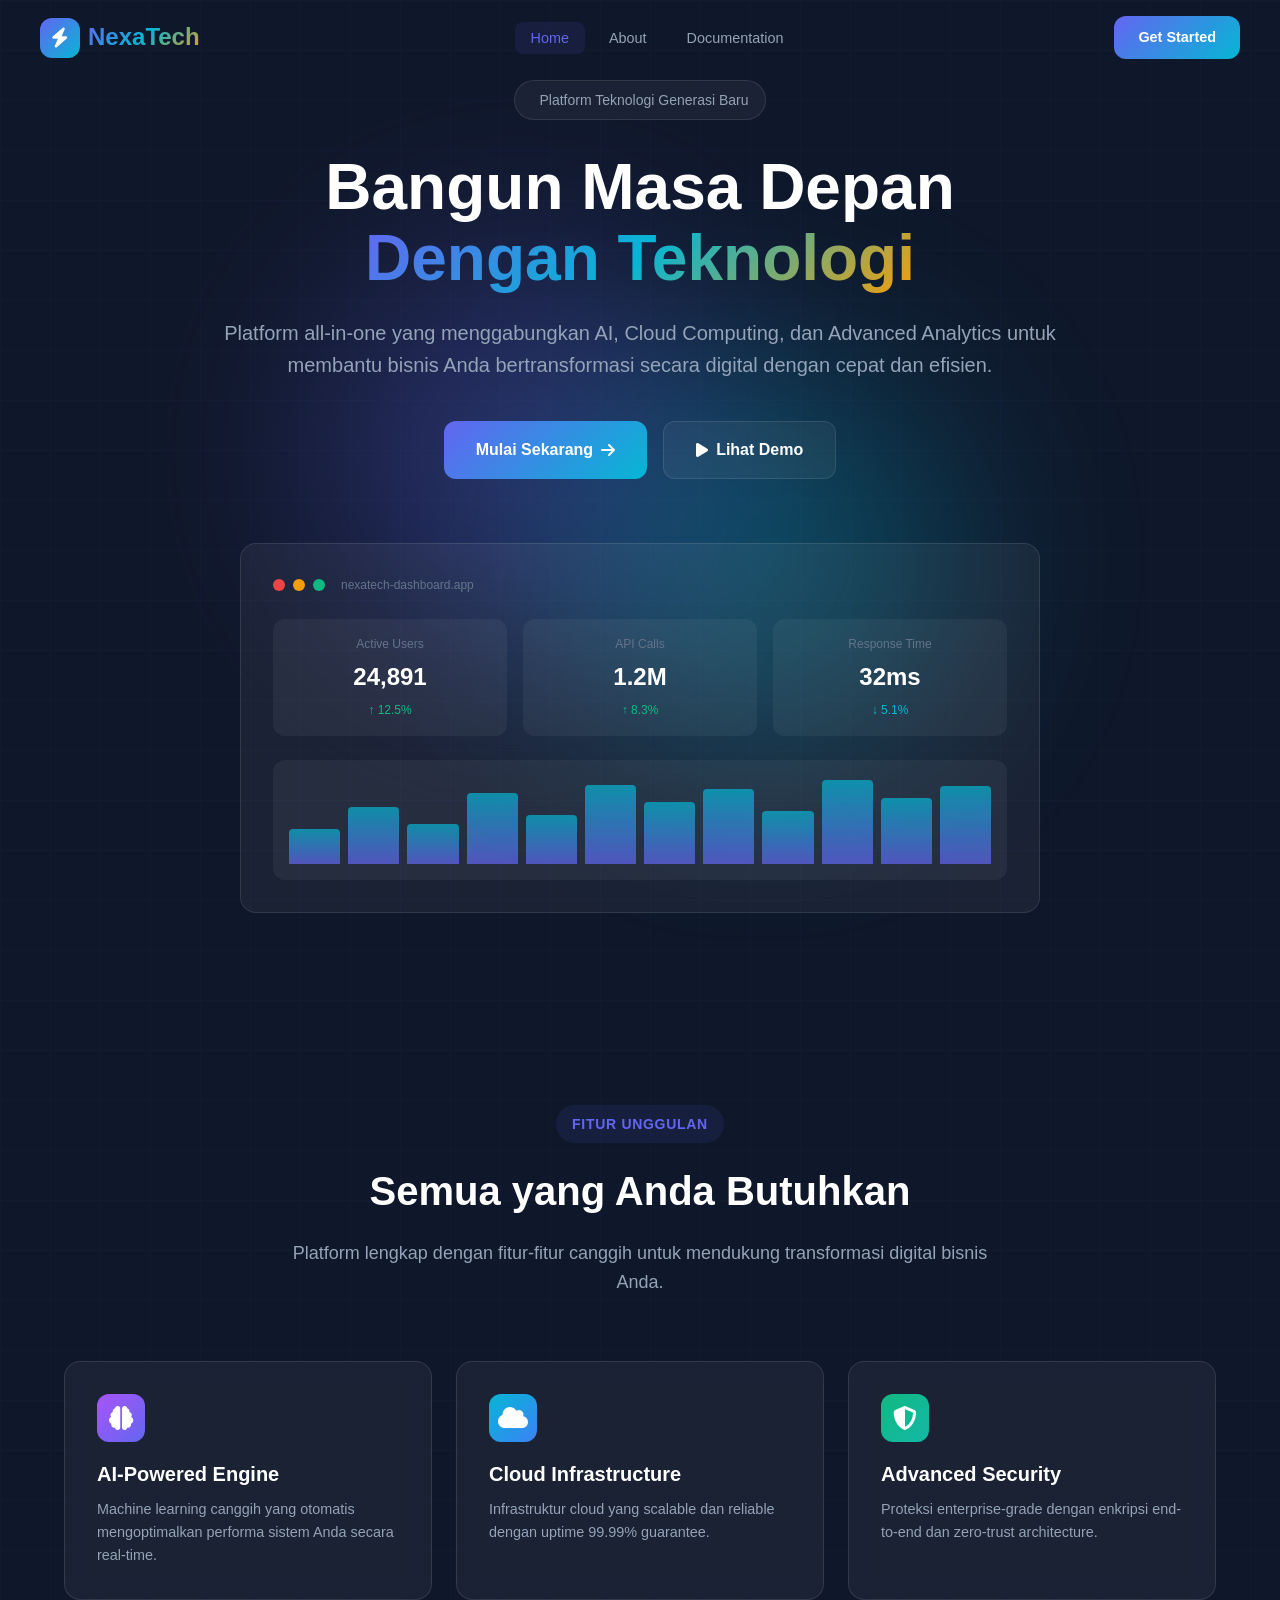
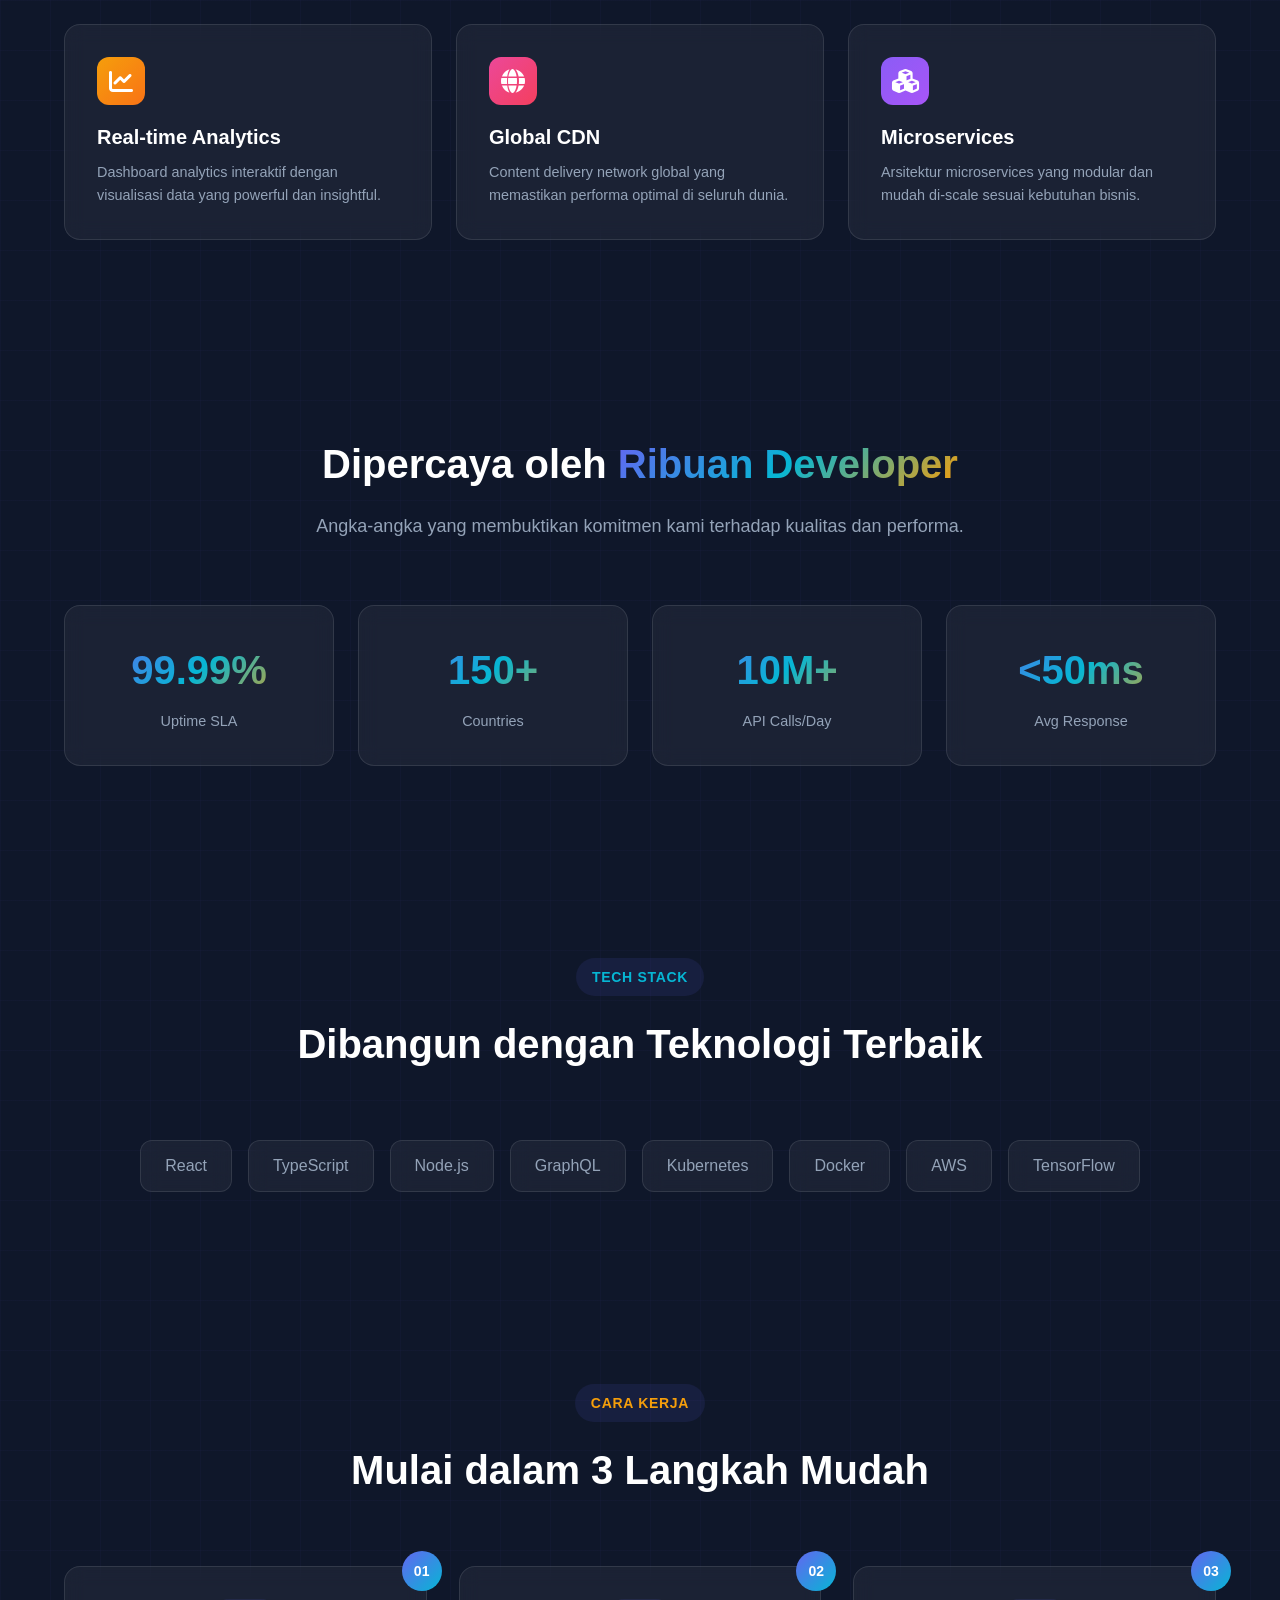
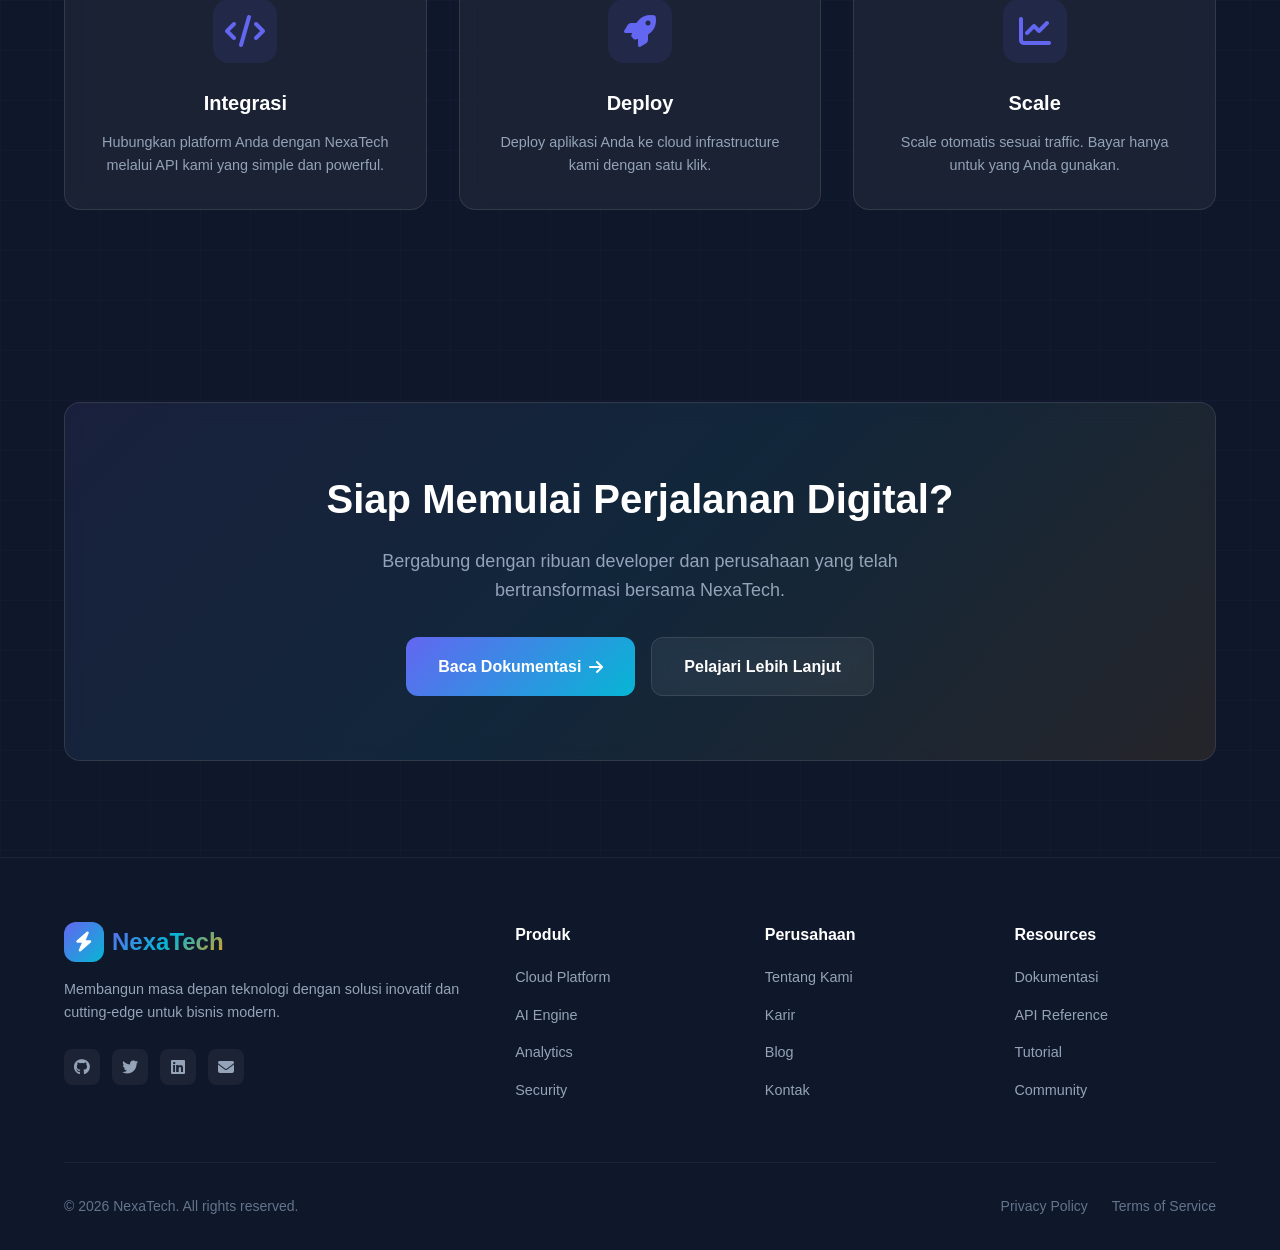
<file: index.html>
<!DOCTYPE html>
<html lang="id">
<head>
  <meta charset="UTF-8">
  <meta name="viewport" content="width=device-width, initial-scale=1.0">
  <title>NexaTech - Future of Technology</title>
  <link rel="stylesheet" href="https://cdnjs.cloudflare.com/ajax/libs/font-awesome/6.5.1/css/all.min.css">
  <link rel="stylesheet" href="styles.css">
</head>
<body class="bg-grid">
  <!-- Navigation -->
  <nav id="navbar">
    <div class="nav-container">
      <a href="index.html" class="logo">
        <div class="logo-icon"><i class="fa-solid fa-bolt"></i></div>
        <span class="logo-text">NexaTech</span>
      </a>
      
      <ul class="nav-links">
        <li><a href="index.html" class="active">Home</a></li>
        <li><a href="about.html">About</a></li>
        <li><a href="docs.html">Documentation</a></li>
      </ul>

      <a href="docs.html" class="nav-cta">Get Started</a>

      <button class="mobile-menu-btn" onclick="toggleMobileMenu()">
        <i class="fa-solid fa-bars"></i>
      </button>
    </div>
  </nav>

  <!-- Hero Section -->
  <section class="hero">
    <div class="hero-bg">
      <div class="hero-bg-circle hero-bg-circle-1 animate-float"></div>
      <div class="hero-bg-circle hero-bg-circle-2 animate-float-delay"></div>
    </div>

    <div class="container">
      <div class="hero-content">
        <div class="hero-badge fade-in-up">
          <i class="fa-solid fa-sparkles"></i> Platform Teknologi Generasi Baru
        </div>

        <h1 class="hero-title fade-in-up" style="animation-delay: 0.1s">
          Bangun Masa Depan<br>
          <span class="text-gradient">Dengan Teknologi</span>
        </h1>

        <p class="hero-subtitle fade-in-up" style="animation-delay: 0.2s">
          Platform all-in-one yang menggabungkan AI, Cloud Computing, dan Advanced Analytics 
          untuk membantu bisnis Anda bertransformasi secara digital dengan cepat dan efisien.
        </p>

        <div class="hero-buttons fade-in-up" style="animation-delay: 0.3s">
          <a href="docs.html" class="btn btn-primary">
            Mulai Sekarang <i class="fa-solid fa-arrow-right"></i>
          </a>
          <button class="btn btn-secondary">
            <i class="fa-solid fa-play"></i> Lihat Demo
          </button>
        </div>

        <div class="dashboard-preview fade-in-up" style="animation-delay: 0.5s">
          <div class="dashboard-card glass-card animate-pulse-glow">
            <div class="dashboard-header">
              <div class="dashboard-dot" style="background: #ef4444"></div>
              <div class="dashboard-dot" style="background: #f59e0b"></div>
              <div class="dashboard-dot" style="background: #10b981"></div>
              <span style="font-size: 0.75rem; color: var(--text-muted); margin-left: 0.5rem">
                nexatech-dashboard.app
              </span>
            </div>

            <div class="dashboard-stats">
              <div class="dashboard-stat">
                <div class="dashboard-stat-label">Active Users</div>
                <div class="dashboard-stat-value">24,891</div>
                <div class="dashboard-stat-change" style="color: #10b981">↑ 12.5%</div>
              </div>
              <div class="dashboard-stat">
                <div class="dashboard-stat-label">API Calls</div>
                <div class="dashboard-stat-value">1.2M</div>
                <div class="dashboard-stat-change" style="color: #10b981">↑ 8.3%</div>
              </div>
              <div class="dashboard-stat">
                <div class="dashboard-stat-label">Response Time</div>
                <div class="dashboard-stat-value">32ms</div>
                <div class="dashboard-stat-change" style="color: #06b6d4">↓ 5.1%</div>
              </div>
            </div>

            <div class="dashboard-chart">
              <div class="chart-bar" style="height: 40%"></div>
              <div class="chart-bar" style="height: 65%"></div>
              <div class="chart-bar" style="height: 45%"></div>
              <div class="chart-bar" style="height: 80%"></div>
              <div class="chart-bar" style="height: 55%"></div>
              <div class="chart-bar" style="height: 90%"></div>
              <div class="chart-bar" style="height: 70%"></div>
              <div class="chart-bar" style="height: 85%"></div>
              <div class="chart-bar" style="height: 60%"></div>
              <div class="chart-bar" style="height: 95%"></div>
              <div class="chart-bar" style="height: 75%"></div>
              <div class="chart-bar" style="height: 88%"></div>
            </div>
          </div>
        </div>
      </div>
    </div>
  </section>

  <!-- Features Section -->
  <section>
    <div class="container">
      <div class="section-header">
        <span class="section-badge">Fitur Unggulan</span>
        <h2 class="section-title">Semua yang Anda Butuhkan</h2>
        <p class="section-subtitle">
          Platform lengkap dengan fitur-fitur canggih untuk mendukung transformasi digital bisnis Anda.
        </p>
      </div>

      <div class="features-grid">
        <div class="feature-card glass-card">
          <div class="feature-icon" style="background: linear-gradient(135deg, #a855f7, #6366f1)">
            <i class="fa-solid fa-brain"></i>
          </div>
          <h3 class="feature-title">AI-Powered Engine</h3>
          <p class="feature-description">
            Machine learning canggih yang otomatis mengoptimalkan performa sistem Anda secara real-time.
          </p>
        </div>

        <div class="feature-card glass-card">
          <div class="feature-icon" style="background: linear-gradient(135deg, #06b6d4, #3b82f6)">
            <i class="fa-solid fa-cloud"></i>
          </div>
          <h3 class="feature-title">Cloud Infrastructure</h3>
          <p class="feature-description">
            Infrastruktur cloud yang scalable dan reliable dengan uptime 99.99% guarantee.
          </p>
        </div>

        <div class="feature-card glass-card">
          <div class="feature-icon" style="background: linear-gradient(135deg, #10b981, #14b8a6)">
            <i class="fa-solid fa-shield-halved"></i>
          </div>
          <h3 class="feature-title">Advanced Security</h3>
          <p class="feature-description">
            Proteksi enterprise-grade dengan enkripsi end-to-end dan zero-trust architecture.
          </p>
        </div>

        <div class="feature-card glass-card">
          <div class="feature-icon" style="background: linear-gradient(135deg, #f59e0b, #f97316)">
            <i class="fa-solid fa-chart-line"></i>
          </div>
          <h3 class="feature-title">Real-time Analytics</h3>
          <p class="feature-description">
            Dashboard analytics interaktif dengan visualisasi data yang powerful dan insightful.
          </p>
        </div>

        <div class="feature-card glass-card">
          <div class="feature-icon" style="background: linear-gradient(135deg, #ec4899, #f43f5e)">
            <i class="fa-solid fa-globe"></i>
          </div>
          <h3 class="feature-title">Global CDN</h3>
          <p class="feature-description">
            Content delivery network global yang memastikan performa optimal di seluruh dunia.
          </p>
        </div>

        <div class="feature-card glass-card">
          <div class="feature-icon" style="background: linear-gradient(135deg, #8b5cf6, #a855f7)">
            <i class="fa-solid fa-cubes"></i>
          </div>
          <h3 class="feature-title">Microservices</h3>
          <p class="feature-description">
            Arsitektur microservices yang modular dan mudah di-scale sesuai kebutuhan bisnis.
          </p>
        </div>
      </div>
    </div>
  </section>

  <!-- Stats Section -->
  <section>
    <div class="container">
      <div class="section-header">
        <h2 class="section-title">
          Dipercaya oleh <span class="text-gradient">Ribuan Developer</span>
        </h2>
        <p class="section-subtitle">
          Angka-angka yang membuktikan komitmen kami terhadap kualitas dan performa.
        </p>
      </div>

      <div class="stats-grid">
        <div class="stat-card glass-card">
          <div class="stat-value text-gradient">99.99%</div>
          <div class="stat-label">Uptime SLA</div>
        </div>
        <div class="stat-card glass-card">
          <div class="stat-value text-gradient">150+</div>
          <div class="stat-label">Countries</div>
        </div>
        <div class="stat-card glass-card">
          <div class="stat-value text-gradient">10M+</div>
          <div class="stat-label">API Calls/Day</div>
        </div>
        <div class="stat-card glass-card">
          <div class="stat-value text-gradient">&lt;50ms</div>
          <div class="stat-label">Avg Response</div>
        </div>
      </div>
    </div>
  </section>

  <!-- Tech Stack Section -->
  <section>
    <div class="container">
      <div class="section-header">
        <span class="section-badge" style="color: var(--secondary)">Tech Stack</span>
        <h2 class="section-title">Dibangun dengan Teknologi Terbaik</h2>
      </div>

      <div class="tech-stack">
        <div class="tech-badge">React</div>
        <div class="tech-badge">TypeScript</div>
        <div class="tech-badge">Node.js</div>
        <div class="tech-badge">GraphQL</div>
        <div class="tech-badge">Kubernetes</div>
        <div class="tech-badge">Docker</div>
        <div class="tech-badge">AWS</div>
        <div class="tech-badge">TensorFlow</div>
      </div>
    </div>
  </section>

  <!-- How It Works Section -->
  <section>
    <div class="container">
      <div class="section-header">
        <span class="section-badge" style="color: var(--accent)">Cara Kerja</span>
        <h2 class="section-title">Mulai dalam 3 Langkah Mudah</h2>
      </div>

      <div class="steps-grid">
        <div class="step-card glass-card">
          <div class="step-number">01</div>
          <div class="step-icon"><i class="fa-solid fa-code"></i></div>
          <h3 class="step-title">Integrasi</h3>
          <p class="step-description">
            Hubungkan platform Anda dengan NexaTech melalui API kami yang simple dan powerful.
          </p>
        </div>

        <div class="step-card glass-card">
          <div class="step-number">02</div>
          <div class="step-icon"><i class="fa-solid fa-rocket"></i></div>
          <h3 class="step-title">Deploy</h3>
          <p class="step-description">
            Deploy aplikasi Anda ke cloud infrastructure kami dengan satu klik.
          </p>
        </div>

        <div class="step-card glass-card">
          <div class="step-number">03</div>
          <div class="step-icon"><i class="fa-solid fa-chart-line"></i></div>
          <h3 class="step-title">Scale</h3>
          <p class="step-description">
            Scale otomatis sesuai traffic. Bayar hanya untuk yang Anda gunakan.
          </p>
        </div>
      </div>
    </div>
  </section>

  <!-- CTA Section -->
  <section class="cta-section">
    <div class="container">
      <div class="cta-card glass-card">
        <div class="cta-bg"></div>
        <div class="cta-overlay"></div>
        <div class="cta-content">
          <h2 class="cta-title">Siap Memulai Perjalanan Digital?</h2>
          <p class="cta-subtitle">
            Bergabung dengan ribuan developer dan perusahaan yang telah bertransformasi bersama NexaTech.
          </p>
          <div class="hero-buttons">
            <a href="docs.html" class="btn btn-primary">
              Baca Dokumentasi <i class="fa-solid fa-arrow-right"></i>
            </a>
            <a href="about.html" class="btn btn-secondary">
              Pelajari Lebih Lanjut
            </a>
          </div>
        </div>
      </div>
    </div>
  </section>

  <!-- Footer -->
  <footer>
    <div class="container">
      <div class="footer-grid">
        <div class="footer-brand">
          <a href="index.html" class="logo">
            <div class="logo-icon"><i class="fa-solid fa-bolt"></i></div>
            <span class="logo-text">NexaTech</span>
          </a>
          <p>
            Membangun masa depan teknologi dengan solusi inovatif dan cutting-edge untuk bisnis modern.
          </p>
          <div class="footer-social">
            <a href="#"><i class="fa-brands fa-github"></i></a>
            <a href="#"><i class="fa-brands fa-twitter"></i></a>
            <a href="#"><i class="fa-brands fa-linkedin"></i></a>
            <a href="#"><i class="fa-solid fa-envelope"></i></a>
          </div>
        </div>

        <div class="footer-column">
          <h4>Produk</h4>
          <ul>
            <li><a href="#">Cloud Platform</a></li>
            <li><a href="#">AI Engine</a></li>
            <li><a href="#">Analytics</a></li>
            <li><a href="#">Security</a></li>
          </ul>
        </div>

        <div class="footer-column">
          <h4>Perusahaan</h4>
          <ul>
            <li><a href="about.html">Tentang Kami</a></li>
            <li><a href="#">Karir</a></li>
            <li><a href="#">Blog</a></li>
            <li><a href="#">Kontak</a></li>
          </ul>
        </div>

        <div class="footer-column">
          <h4>Resources</h4>
          <ul>
            <li><a href="docs.html">Dokumentasi</a></li>
            <li><a href="#">API Reference</a></li>
            <li><a href="#">Tutorial</a></li>
            <li><a href="#">Community</a></li>
          </ul>
        </div>
      </div>

      <div class="footer-bottom">
        <p>© 2026 NexaTech. All rights reserved.</p>
        <div class="footer-bottom-links">
          <a href="#">Privacy Policy</a>
          <a href="#">Terms of Service</a>
        </div>
      </div>
    </div>
  </footer>

  <script src="script.js"></script>
</body>
</html>
</file>
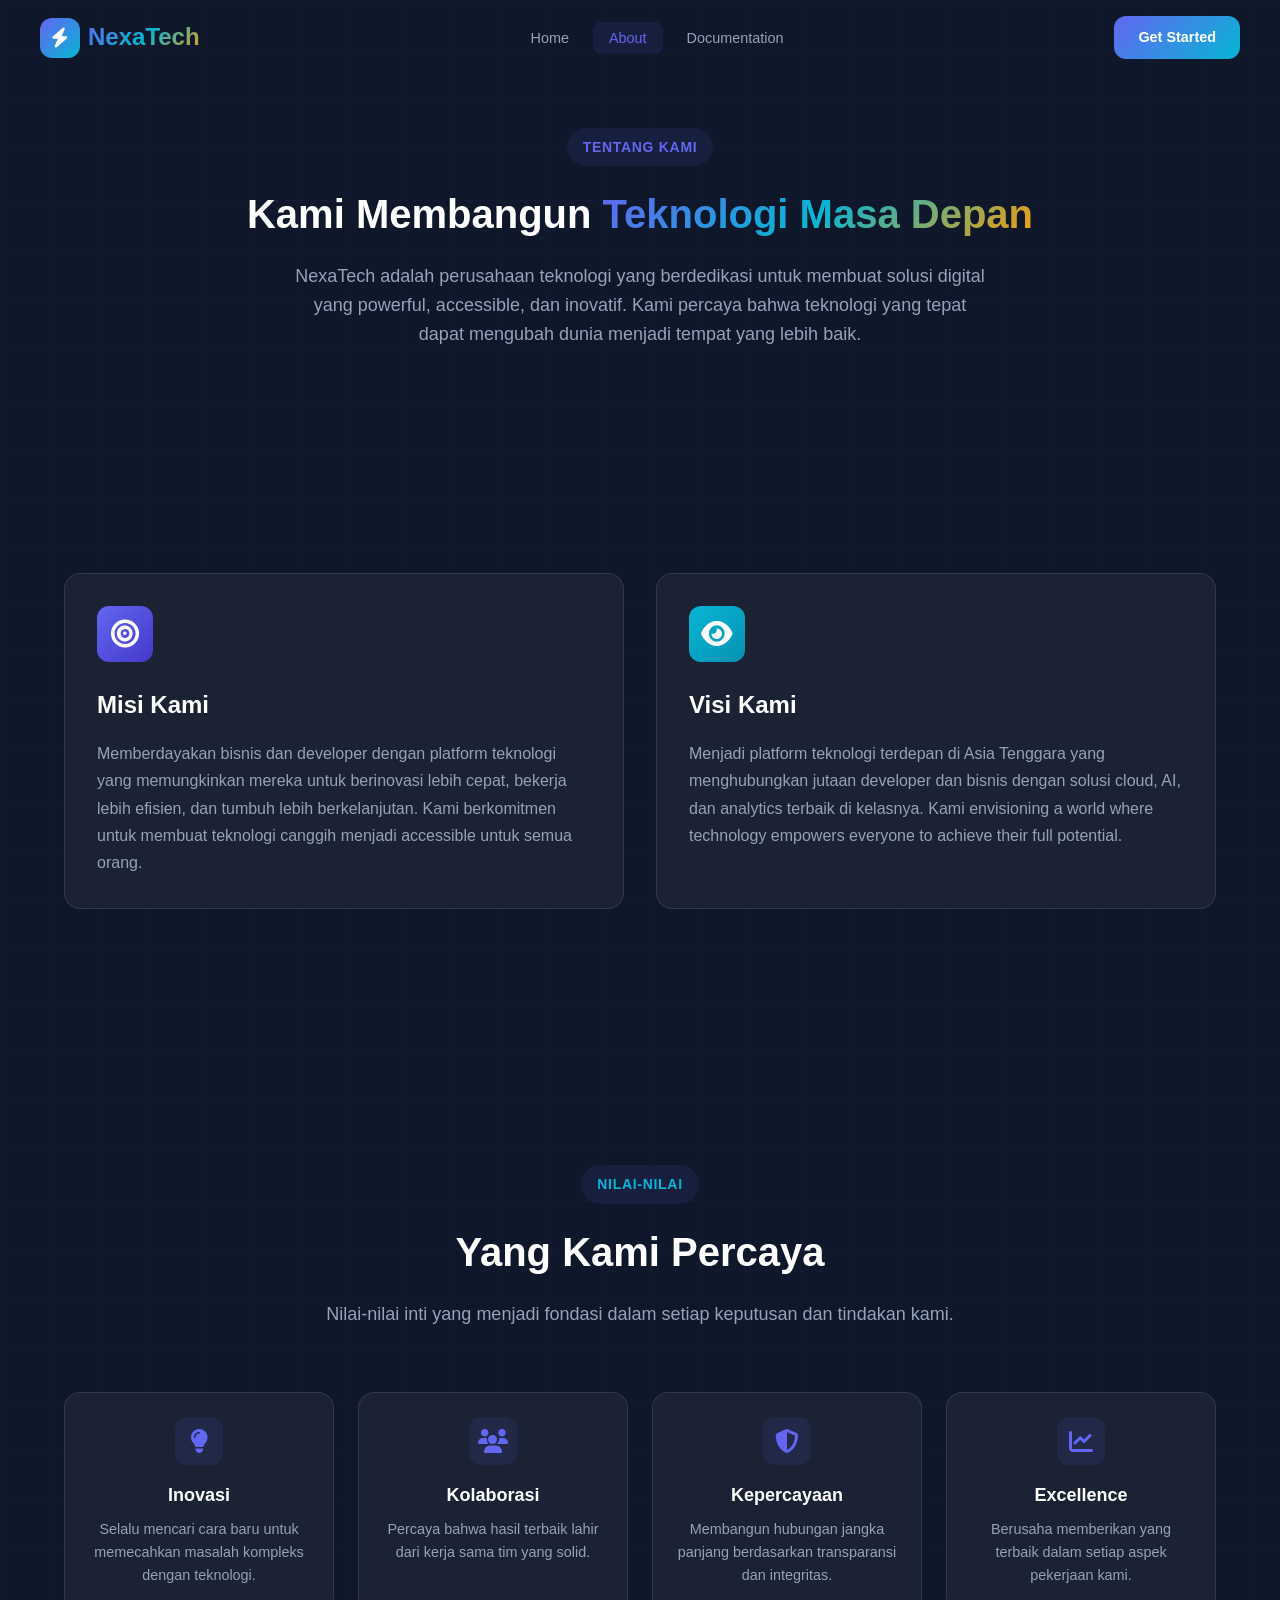
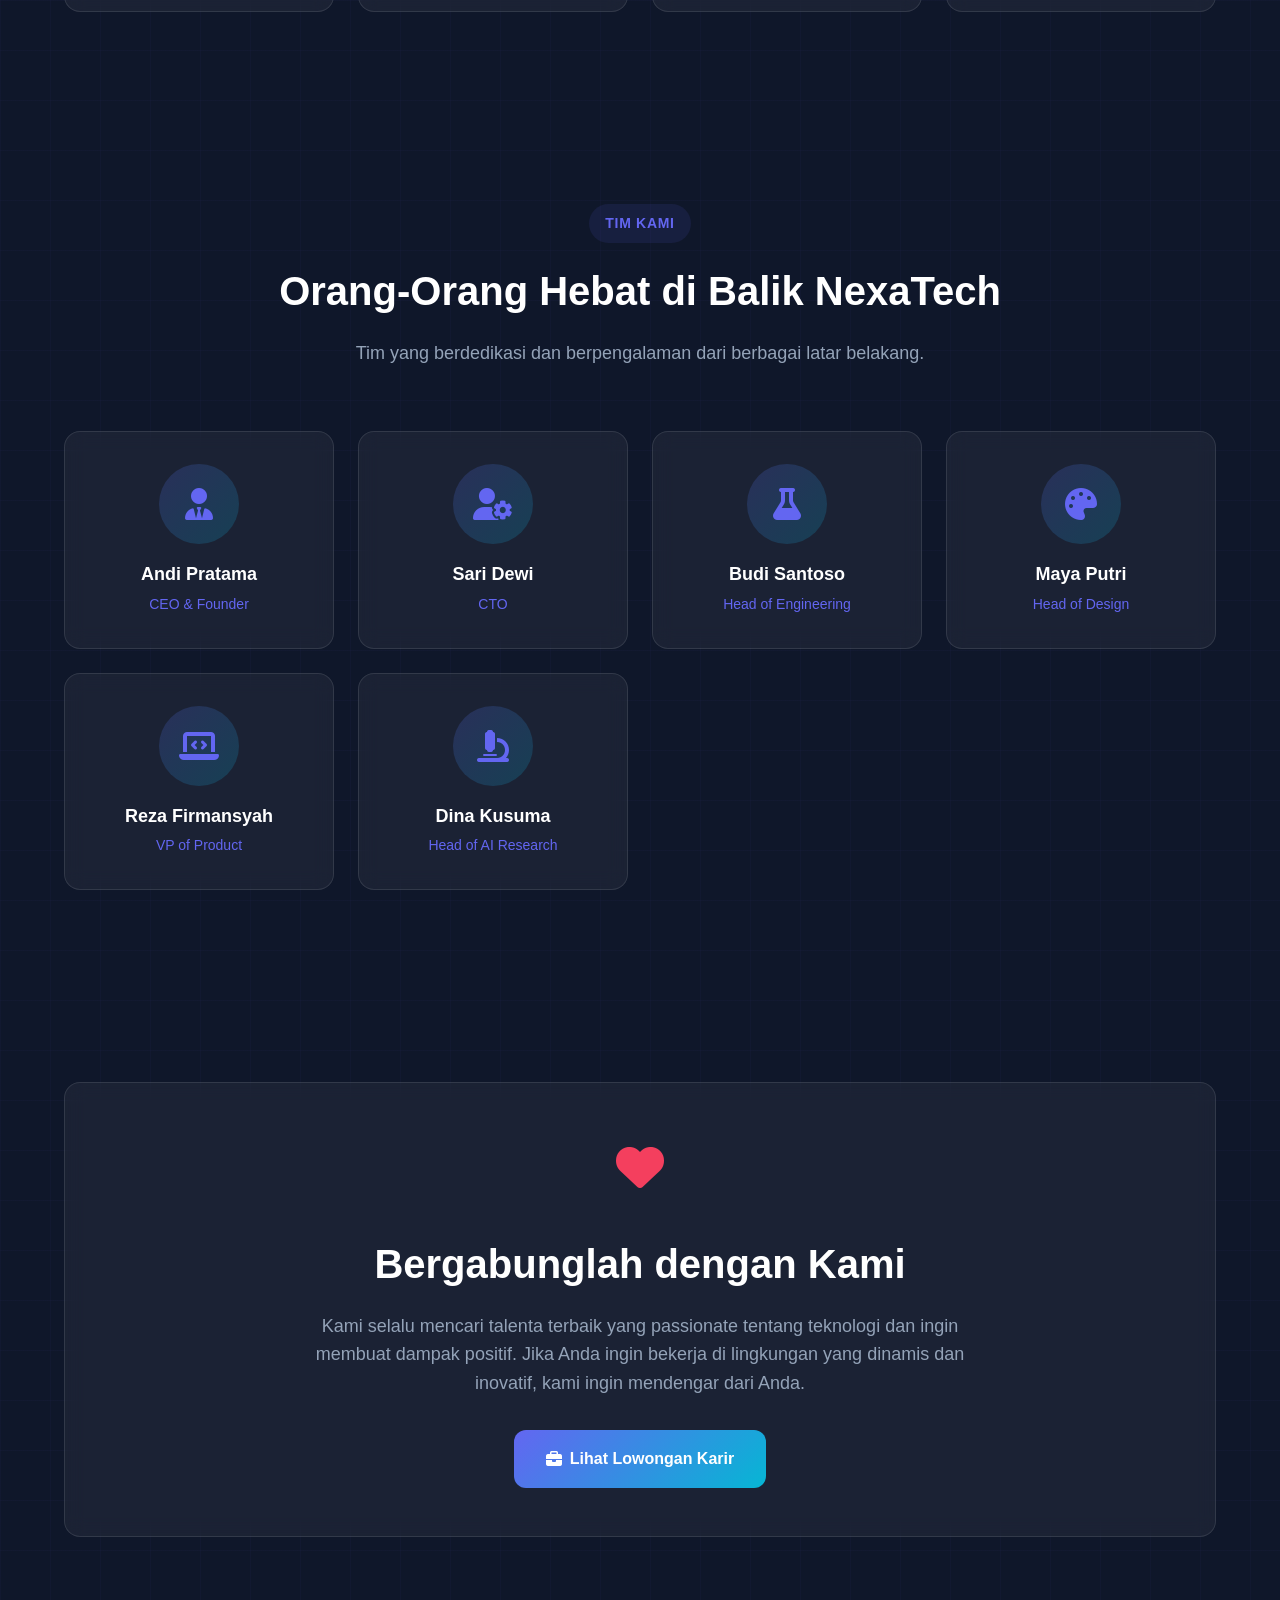
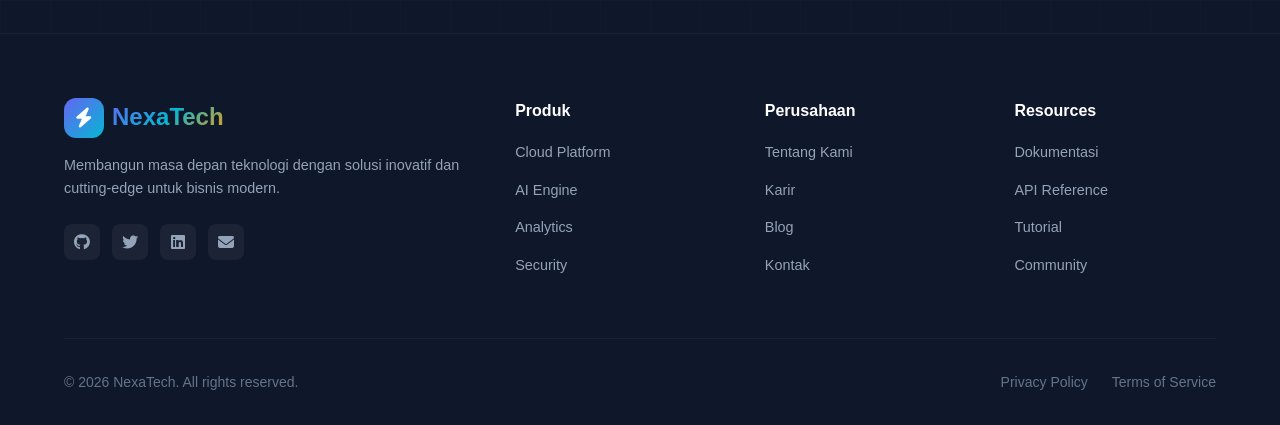
<file: about.html>
<!DOCTYPE html>
<html lang="id">
<head>
  <meta charset="UTF-8">
  <meta name="viewport" content="width=device-width, initial-scale=1.0">
  <title>About - NexaTech</title>
  <link rel="stylesheet" href="https://cdnjs.cloudflare.com/ajax/libs/font-awesome/6.5.1/css/all.min.css">
  <link rel="stylesheet" href="styles.css">
</head>
<body class="bg-grid">
  <!-- Navigation -->
  <nav id="navbar">
    <div class="nav-container">
      <a href="index.html" class="logo">
        <div class="logo-icon"><i class="fa-solid fa-bolt"></i></div>
        <span class="logo-text">NexaTech</span>
      </a>
      
      <ul class="nav-links">
        <li><a href="index.html">Home</a></li>
        <li><a href="about.html" class="active">About</a></li>
        <li><a href="docs.html">Documentation</a></li>
      </ul>

      <a href="docs.html" class="nav-cta">Get Started</a>

      <button class="mobile-menu-btn" onclick="toggleMobileMenu()">
        <i class="fa-solid fa-bars"></i>
      </button>
    </div>
  </nav>

  <!-- About Hero -->
  <section class="about-hero">
    <div class="container">
      <div class="section-header">
        <span class="section-badge">Tentang Kami</span>
        <h1 class="section-title">
          Kami Membangun <span class="text-gradient">Teknologi Masa Depan</span>
        </h1>
        <p class="section-subtitle">
          NexaTech adalah perusahaan teknologi yang berdedikasi untuk membuat solusi digital 
          yang powerful, accessible, dan inovatif. Kami percaya bahwa teknologi yang tepat 
          dapat mengubah dunia menjadi tempat yang lebih baik.
        </p>
      </div>
    </div>
  </section>

  <!-- Mission & Vision -->
  <section>
    <div class="container">
      <div class="about-grid">
        <div class="about-card glass-card">
          <div class="about-card-icon" style="background: linear-gradient(135deg, var(--primary), #4338ca)">
            <i class="fa-solid fa-bullseye"></i>
          </div>
          <h3 class="about-card-title">Misi Kami</h3>
          <p class="about-card-text">
            Memberdayakan bisnis dan developer dengan platform teknologi yang memungkinkan 
            mereka untuk berinovasi lebih cepat, bekerja lebih efisien, dan tumbuh lebih 
            berkelanjutan. Kami berkomitmen untuk membuat teknologi canggih menjadi 
            accessible untuk semua orang.
          </p>
        </div>

        <div class="about-card glass-card">
          <div class="about-card-icon" style="background: linear-gradient(135deg, var(--secondary), #0891b2)">
            <i class="fa-solid fa-eye"></i>
          </div>
          <h3 class="about-card-title">Visi Kami</h3>
          <p class="about-card-text">
            Menjadi platform teknologi terdepan di Asia Tenggara yang menghubungkan 
            jutaan developer dan bisnis dengan solusi cloud, AI, dan analytics terbaik 
            di kelasnya. Kami envisioning a world where technology empowers everyone 
            to achieve their full potential.
          </p>
        </div>
      </div>
    </div>
  </section>

  <!-- Values -->
  <section>
    <div class="container">
      <div class="section-header">
        <span class="section-badge" style="color: var(--secondary)">Nilai-Nilai</span>
        <h2 class="section-title">Yang Kami Percaya</h2>
        <p class="section-subtitle">
          Nilai-nilai inti yang menjadi fondasi dalam setiap keputusan dan tindakan kami.
        </p>
      </div>

      <div class="values-grid">
        <div class="value-card glass-card">
          <div class="value-icon"><i class="fa-solid fa-lightbulb"></i></div>
          <h3 class="value-title">Inovasi</h3>
          <p class="value-text">
            Selalu mencari cara baru untuk memecahkan masalah kompleks dengan teknologi.
          </p>
        </div>

        <div class="value-card glass-card">
          <div class="value-icon"><i class="fa-solid fa-users"></i></div>
          <h3 class="value-title">Kolaborasi</h3>
          <p class="value-text">
            Percaya bahwa hasil terbaik lahir dari kerja sama tim yang solid.
          </p>
        </div>

        <div class="value-card glass-card">
          <div class="value-icon"><i class="fa-solid fa-shield-halved"></i></div>
          <h3 class="value-title">Kepercayaan</h3>
          <p class="value-text">
            Membangun hubungan jangka panjang berdasarkan transparansi dan integritas.
          </p>
        </div>

        <div class="value-card glass-card">
          <div class="value-icon"><i class="fa-solid fa-chart-line"></i></div>
          <h3 class="value-title">Excellence</h3>
          <p class="value-text">
            Berusaha memberikan yang terbaik dalam setiap aspek pekerjaan kami.
          </p>
        </div>
      </div>
    </div>
  </section>

  <!-- Team -->
  <section>
    <div class="container">
      <div class="section-header">
        <span class="section-badge">Tim Kami</span>
        <h2 class="section-title">Orang-Orang Hebat di Balik NexaTech</h2>
        <p class="section-subtitle">
          Tim yang berdedikasi dan berpengalaman dari berbagai latar belakang.
        </p>
      </div>

      <div class="team-grid">
        <div class="team-card glass-card">
          <div class="team-avatar"><i class="fa-solid fa-user-tie"></i></div>
          <h3 class="team-name">Andi Pratama</h3>
          <p class="team-role">CEO & Founder</p>
        </div>

        <div class="team-card glass-card">
          <div class="team-avatar"><i class="fa-solid fa-user-gear"></i></div>
          <h3 class="team-name">Sari Dewi</h3>
          <p class="team-role">CTO</p>
        </div>

        <div class="team-card glass-card">
          <div class="team-avatar"><i class="fa-solid fa-flask"></i></div>
          <h3 class="team-name">Budi Santoso</h3>
          <p class="team-role">Head of Engineering</p>
        </div>

        <div class="team-card glass-card">
          <div class="team-avatar"><i class="fa-solid fa-palette"></i></div>
          <h3 class="team-name">Maya Putri</h3>
          <p class="team-role">Head of Design</p>
        </div>

        <div class="team-card glass-card">
          <div class="team-avatar"><i class="fa-solid fa-laptop-code"></i></div>
          <h3 class="team-name">Reza Firmansyah</h3>
          <p class="team-role">VP of Product</p>
        </div>

        <div class="team-card glass-card">
          <div class="team-avatar"><i class="fa-solid fa-microscope"></i></div>
          <h3 class="team-name">Dina Kusuma</h3>
          <p class="team-role">Head of AI Research</p>
        </div>
      </div>
    </div>
  </section>

  <!-- Join Us -->
  <section>
    <div class="container">
      <div class="glass-card" style="padding: 3rem; text-align: center;">
        <div style="font-size: 3rem; margin-bottom: 1.5rem; color: #f43f5e;">
          <i class="fa-solid fa-heart"></i>
        </div>
        <h2 class="section-title">Bergabunglah dengan Kami</h2>
        <p class="section-subtitle" style="margin-bottom: 2rem">
          Kami selalu mencari talenta terbaik yang passionate tentang teknologi dan 
          ingin membuat dampak positif. Jika Anda ingin bekerja di lingkungan yang 
          dinamis dan inovatif, kami ingin mendengar dari Anda.
        </p>
        <a href="#" class="btn btn-primary">
          <i class="fa-solid fa-briefcase"></i> Lihat Lowongan Karir
        </a>
      </div>
    </div>
  </section>

  <!-- Footer -->
  <footer>
    <div class="container">
      <div class="footer-grid">
        <div class="footer-brand">
          <a href="index.html" class="logo">
            <div class="logo-icon"><i class="fa-solid fa-bolt"></i></div>
            <span class="logo-text">NexaTech</span>
          </a>
          <p>
            Membangun masa depan teknologi dengan solusi inovatif dan cutting-edge untuk bisnis modern.
          </p>
          <div class="footer-social">
            <a href="#"><i class="fa-brands fa-github"></i></a>
            <a href="#"><i class="fa-brands fa-twitter"></i></a>
            <a href="#"><i class="fa-brands fa-linkedin"></i></a>
            <a href="#"><i class="fa-solid fa-envelope"></i></a>
          </div>
        </div>

        <div class="footer-column">
          <h4>Produk</h4>
          <ul>
            <li><a href="#">Cloud Platform</a></li>
            <li><a href="#">AI Engine</a></li>
            <li><a href="#">Analytics</a></li>
            <li><a href="#">Security</a></li>
          </ul>
        </div>

        <div class="footer-column">
          <h4>Perusahaan</h4>
          <ul>
            <li><a href="about.html">Tentang Kami</a></li>
            <li><a href="#">Karir</a></li>
            <li><a href="#">Blog</a></li>
            <li><a href="#">Kontak</a></li>
          </ul>
        </div>

        <div class="footer-column">
          <h4>Resources</h4>
          <ul>
            <li><a href="docs.html">Dokumentasi</a></li>
            <li><a href="#">API Reference</a></li>
            <li><a href="#">Tutorial</a></li>
            <li><a href="#">Community</a></li>
          </ul>
        </div>
      </div>

      <div class="footer-bottom">
        <p>© 2026 NexaTech. All rights reserved.</p>
        <div class="footer-bottom-links">
          <a href="#">Privacy Policy</a>
          <a href="#">Terms of Service</a>
        </div>
      </div>
    </div>
  </footer>

  <script src="script.js"></script>
</body>
</html>
</file>
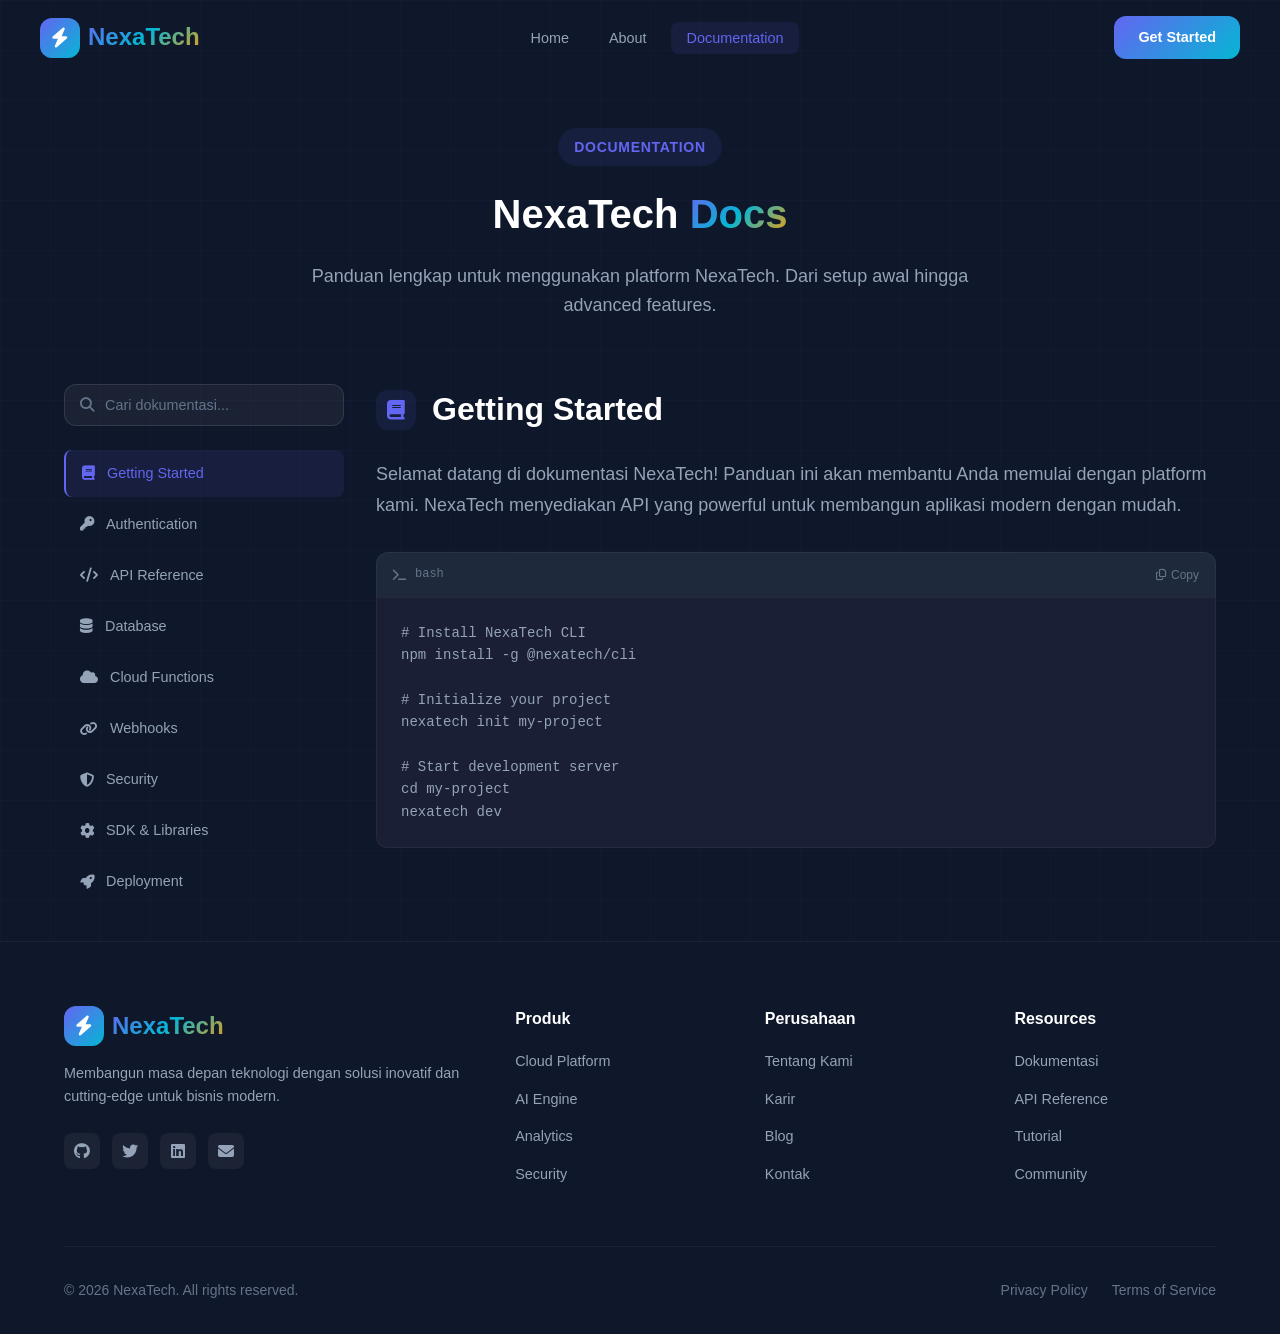
<file: docs.html>
<!DOCTYPE html>
<html lang="id">
<head>
  <meta charset="UTF-8">
  <meta name="viewport" content="width=device-width, initial-scale=1.0">
  <title>Documentation - NexaTech</title>
  <link rel="stylesheet" href="https://cdnjs.cloudflare.com/ajax/libs/font-awesome/6.5.1/css/all.min.css">
  <link rel="stylesheet" href="styles.css">
</head>
<body class="bg-grid">
  <!-- Navigation -->
  <nav id="navbar">
    <div class="nav-container">
      <a href="index.html" class="logo">
        <div class="logo-icon"><i class="fa-solid fa-bolt"></i></div>
        <span class="logo-text">NexaTech</span>
      </a>
      
      <ul class="nav-links">
        <li><a href="index.html">Home</a></li>
        <li><a href="about.html">About</a></li>
        <li><a href="docs.html" class="active">Documentation</a></li>
      </ul>

      <a href="docs.html" class="nav-cta">Get Started</a>

      <button class="mobile-menu-btn" onclick="toggleMobileMenu()">
        <i class="fa-solid fa-bars"></i>
      </button>
    </div>
  </nav>

  <!-- Documentation Hero -->
  <section class="docs-hero">
    <div class="container">
      <div class="section-header">
        <span class="section-badge">Documentation</span>
        <h1 class="section-title">
          NexaTech <span class="text-gradient">Docs</span>
        </h1>
        <p class="section-subtitle">
          Panduan lengkap untuk menggunakan platform NexaTech. Dari setup awal hingga advanced features.
        </p>
      </div>

      <div class="docs-container">
        <!-- Sidebar -->
        <div class="docs-sidebar">
          <div class="docs-sidebar-sticky">
            <div class="docs-search-wrapper">
              <i class="fa-solid fa-magnifying-glass docs-search-icon"></i>
              <input type="text" class="docs-search" placeholder="Cari dokumentasi..." id="docsSearch">
            </div>
            
            <ul class="docs-nav" id="docsNav">
              <li class="docs-nav-item active" onclick="showDocSection('getting-started')" data-doc="getting-started">
                <i class="fa-solid fa-book"></i> Getting Started
              </li>
              <li class="docs-nav-item" onclick="showDocSection('authentication')" data-doc="authentication">
                <i class="fa-solid fa-key"></i> Authentication
              </li>
              <li class="docs-nav-item" onclick="showDocSection('api-reference')" data-doc="api-reference">
                <i class="fa-solid fa-code"></i> API Reference
              </li>
              <li class="docs-nav-item" onclick="showDocSection('database')" data-doc="database">
                <i class="fa-solid fa-database"></i> Database
              </li>
              <li class="docs-nav-item" onclick="showDocSection('cloud-functions')" data-doc="cloud-functions">
                <i class="fa-solid fa-cloud"></i> Cloud Functions
              </li>
              <li class="docs-nav-item" onclick="showDocSection('webhooks')" data-doc="webhooks">
                <i class="fa-solid fa-link"></i> Webhooks
              </li>
              <li class="docs-nav-item" onclick="showDocSection('security')" data-doc="security">
                <i class="fa-solid fa-shield-halved"></i> Security
              </li>
              <li class="docs-nav-item" onclick="showDocSection('sdk')" data-doc="sdk">
                <i class="fa-solid fa-gear"></i> SDK & Libraries
              </li>
              <li class="docs-nav-item" onclick="showDocSection('deployment')" data-doc="deployment">
                <i class="fa-solid fa-rocket"></i> Deployment
              </li>
            </ul>
          </div>
        </div>

        <!-- Content -->
        <div class="docs-content">
          <!-- Getting Started -->
          <div class="docs-section active" id="getting-started">
            <div class="docs-section-header">
              <div class="docs-section-icon"><i class="fa-solid fa-book"></i></div>
              <h2 class="docs-section-title">Getting Started</h2>
            </div>
            <p class="docs-section-description">
              Selamat datang di dokumentasi NexaTech! Panduan ini akan membantu Anda memulai dengan platform kami. 
              NexaTech menyediakan API yang powerful untuk membangun aplikasi modern dengan mudah.
            </p>
            <div class="code-block">
              <div class="code-header">
                <div class="code-language">
                  <i class="fa-solid fa-terminal"></i> bash
                </div>
                <button class="code-copy-btn" onclick="copyCode(this)">
                  <i class="fa-regular fa-copy"></i> Copy
                </button>
              </div>
              <div class="code-content">
                <pre># Install NexaTech CLI
npm install -g @nexatech/cli

# Initialize your project
nexatech init my-project

# Start development server
cd my-project
nexatech dev</pre>
              </div>
            </div>
          </div>

          <!-- Authentication -->
          <div class="docs-section" id="authentication">
            <div class="docs-section-header">
              <div class="docs-section-icon"><i class="fa-solid fa-key"></i></div>
              <h2 class="docs-section-title">Authentication</h2>
            </div>
            <p class="docs-section-description">
              Semua request ke API NexaTech memerlukan autentikasi. Kami menggunakan API Key dan OAuth 2.0 untuk autentikasi. 
              Dapatkan API Key Anda dari dashboard.
            </p>
            <div class="code-block">
              <div class="code-header">
                <div class="code-language">
                  <i class="fa-solid fa-code"></i> javascript
                </div>
                <button class="code-copy-btn" onclick="copyCode(this)">
                  <i class="fa-regular fa-copy"></i> Copy
                </button>
              </div>
              <div class="code-content">
                <pre>// Include API Key in request headers
const response = await fetch('https://api.nexatech.io/v1/data', {
  headers: {
    'Authorization': 'Bearer YOUR_API_KEY',
    'Content-Type': 'application/json',
    'X-Project-ID': 'your-project-id'
  }
});

const data = await response.json();
console.log(data);</pre>
              </div>
            </div>
            <h3 class="docs-subtitle">Endpoints</h3>
            <table class="endpoints-table">
              <thead>
                <tr>
                  <th>Method</th>
                  <th>Path</th>
                  <th>Description</th>
                </tr>
              </thead>
              <tbody>
                <tr>
                  <td><span class="method-badge method-post">POST</span></td>
                  <td><code class="endpoint-path">/auth/login</code></td>
                  <td>Authenticate user and get token</td>
                </tr>
                <tr>
                  <td><span class="method-badge method-post">POST</span></td>
                  <td><code class="endpoint-path">/auth/refresh</code></td>
                  <td>Refresh access token</td>
                </tr>
                <tr>
                  <td><span class="method-badge method-post">POST</span></td>
                  <td><code class="endpoint-path">/auth/logout</code></td>
                  <td>Invalidate current session</td>
                </tr>
                <tr>
                  <td><span class="method-badge method-get">GET</span></td>
                  <td><code class="endpoint-path">/auth/verify</code></td>
                  <td>Verify token validity</td>
                </tr>
              </tbody>
            </table>
          </div>

          <!-- API Reference -->
          <div class="docs-section" id="api-reference">
            <div class="docs-section-header">
              <div class="docs-section-icon"><i class="fa-solid fa-code"></i></div>
              <h2 class="docs-section-title">API Reference</h2>
            </div>
            <p class="docs-section-description">
              API NexaTech mengikuti standar RESTful. Semua endpoint menerima dan mengembalikan data dalam format JSON. 
              Base URL untuk semua request adalah https://api.nexatech.io/v1.
            </p>
            <div class="code-block">
              <div class="code-header">
                <div class="code-language">
                  <i class="fa-solid fa-code"></i> javascript
                </div>
                <button class="code-copy-btn" onclick="copyCode(this)">
                  <i class="fa-regular fa-copy"></i> Copy
                </button>
              </div>
              <div class="code-content">
                <pre>// GET - Retrieve data
const users = await nexatech.get('/users', {
  page: 1,
  limit: 20,
  sort: 'created_at:desc'
});

// POST - Create new resource
const newUser = await nexatech.post('/users', {
  name: 'John Doe',
  email: 'john@example.com',
  role: 'developer'
});

// PUT - Update resource
await nexatech.put('/users/123', {
  name: 'John Updated'
});

// DELETE - Remove resource
await nexatech.delete('/users/123');</pre>
              </div>
            </div>
            <h3 class="docs-subtitle">Endpoints</h3>
            <table class="endpoints-table">
              <thead>
                <tr>
                  <th>Method</th>
                  <th>Path</th>
                  <th>Description</th>
                </tr>
              </thead>
              <tbody>
                <tr>
                  <td><span class="method-badge method-get">GET</span></td>
                  <td><code class="endpoint-path">/users</code></td>
                  <td>List all users</td>
                </tr>
                <tr>
                  <td><span class="method-badge method-post">POST</span></td>
                  <td><code class="endpoint-path">/users</code></td>
                  <td>Create a new user</td>
                </tr>
                <tr>
                  <td><span class="method-badge method-get">GET</span></td>
                  <td><code class="endpoint-path">/users/:id</code></td>
                  <td>Get user by ID</td>
                </tr>
                <tr>
                  <td><span class="method-badge method-put">PUT</span></td>
                  <td><code class="endpoint-path">/users/:id</code></td>
                  <td>Update user</td>
                </tr>
                <tr>
                  <td><span class="method-badge method-delete">DELETE</span></td>
                  <td><code class="endpoint-path">/users/:id</code></td>
                  <td>Delete user</td>
                </tr>
              </tbody>
            </table>
          </div>

          <!-- Database -->
          <div class="docs-section" id="database">
            <div class="docs-section-header">
              <div class="docs-section-icon"><i class="fa-solid fa-database"></i></div>
              <h2 class="docs-section-title">Database</h2>
            </div>
            <p class="docs-section-description">
              NexaTech menyediakan managed database service yang support PostgreSQL, MySQL, dan MongoDB. 
              Database Anda di-host dengan high availability dan automatic backups.
            </p>
            <div class="code-block">
              <div class="code-header">
                <div class="code-language">
                  <i class="fa-solid fa-code"></i> javascript
                </div>
                <button class="code-copy-btn" onclick="copyCode(this)">
                  <i class="fa-regular fa-copy"></i> Copy
                </button>
              </div>
              <div class="code-content">
                <pre>import { createClient } from '@nexatech/database';

const db = createClient({
  connectionString: process.env.NEXATECH_DB_URL,
  pool: { max: 20, min: 5 }
});

// Query data
const users = await db.query(`
  SELECT * FROM users 
  WHERE status = 'active'
  ORDER BY created_at DESC
  LIMIT 10
`);

// Insert data
await db.query(`
  INSERT INTO users (name, email, role)
  VALUES ($1, $2, $3)
`, ['John', 'john@example.com', 'admin']);

// Transactions
await db.transaction(async (tx) => {
  await tx.query('UPDATE accounts SET balance = balance - $1 WHERE id = $2', [100, 1]);
  await tx.query('UPDATE accounts SET balance = balance + $1 WHERE id = $2', [100, 2]);
});</pre>
              </div>
            </div>
          </div>

          <!-- Cloud Functions -->
          <div class="docs-section" id="cloud-functions">
            <div class="docs-section-header">
              <div class="docs-section-icon"><i class="fa-solid fa-cloud"></i></div>
              <h2 class="docs-section-title">Cloud Functions</h2>
            </div>
            <p class="docs-section-description">
              Deploy serverless functions yang auto-scale sesuai demand. Support Node.js, Python, dan Go. 
              Fungsi Anda akan di-deploy ke edge locations terdekat.
            </p>
            <div class="code-block">
              <div class="code-header">
                <div class="code-language">
                  <i class="fa-solid fa-code"></i> typescript
                </div>
                <button class="code-copy-btn" onclick="copyCode(this)">
                  <i class="fa-regular fa-copy"></i> Copy
                </button>
              </div>
              <div class="code-content">
                <pre>// functions/hello.ts
import { NexaFunction, HttpRequest, HttpResponse } from '@nexatech/functions';

export const handler: NexaFunction = async (
  req: HttpRequest
): Promise&lt;HttpResponse&gt; => {
  const { name = 'World' } = req.query;
  
  return {
    statusCode: 200,
    headers: { 'Content-Type': 'application/json' },
    body: JSON.stringify({
      message: `Hello, ${name}!`,
      timestamp: new Date().toISOString(),
      region: req.region
    })
  };
};

// nexatech.config.ts
export default {
  functions: {
    hello: {
      runtime: 'nodejs20',
      memory: 256,
      timeout: 30,
      regions: ['ap-southeast-1', 'us-east-1']
    }
  }
};</pre>
              </div>
            </div>
          </div>

          <!-- Webhooks -->
          <div class="docs-section" id="webhooks">
            <div class="docs-section-header">
              <div class="docs-section-icon"><i class="fa-solid fa-link"></i></div>
              <h2 class="docs-section-title">Webhooks</h2>
            </div>
            <p class="docs-section-description">
              Terima notifikasi real-time ketika event terjadi di platform Anda. 
              Webhooks dikirim sebagai HTTP POST request ke URL yang Anda tentukan.
            </p>
            <div class="code-block">
              <div class="code-header">
                <div class="code-language">
                  <i class="fa-solid fa-code"></i> javascript
                </div>
                <button class="code-copy-btn" onclick="copyCode(this)">
                  <i class="fa-regular fa-copy"></i> Copy
                </button>
              </div>
              <div class="code-content">
                <pre>// Register webhook endpoint
await nexatech.webhooks.create({
  url: 'https://your-app.com/webhooks/nexatech',
  events: ['user.created', 'user.updated', 'payment.completed'],
  secret: 'whsec_your_secret_key'
});

// Verify webhook signature (Node.js)
import crypto from 'crypto';

function verifyWebhook(payload, signature, secret) {
  const expected = crypto
    .createHmac('sha256', secret)
    .update(payload)
    .digest('hex');
  
  return crypto.timingSafeEqual(
    Buffer.from(signature),
    Buffer.from(expected)
  );
}

// Express webhook handler
app.post('/webhooks/nexatech', (req, res) => {
  const signature = req.headers['x-nexatech-signature'];
  
  if (!verifyWebhook(req.rawBody, signature, WEBHOOK_SECRET)) {
    return res.status(401).send('Invalid signature');
  }
  
  const event = req.body;
  console.log('Event received:', event.type);
  
  res.status(200).send('OK');
});</pre>
              </div>
            </div>
          </div>

          <!-- Security -->
          <div class="docs-section" id="security">
            <div class="docs-section-header">
              <div class="docs-section-icon"><i class="fa-solid fa-shield-halved"></i></div>
              <h2 class="docs-section-title">Security</h2>
            </div>
            <p class="docs-section-description">
              Keamanan adalah prioritas utama kami. Semua data dienkripsi saat transit (TLS 1.3) dan at rest (AES-256). 
              Kami juga compliant dengan SOC 2, GDPR, dan ISO 27001.
            </p>
            <div class="code-block">
              <div class="code-header">
                <div class="code-language">
                  <i class="fa-solid fa-code"></i> javascript
                </div>
                <button class="code-copy-btn" onclick="copyCode(this)">
                  <i class="fa-regular fa-copy"></i> Copy
                </button>
              </div>
              <div class="code-content">
                <pre>// Enable additional security features
await nexatech.security.configure({
  // Enable rate limiting
  rateLimit: {
    window: '15m',
    max: 100
  },
  
  // Enable IP allowlist
  ipAllowlist: ['192.168.1.0/24', '10.0.0.0/8'],
  
  // Enable audit logging
  auditLog: {
    enabled: true,
    retention: '90d',
    events: ['auth', 'data.access', 'data.modify']
  },
  
  // Enable 2FA requirement
  mfa: {
    required: true,
    methods: ['totp', 'webauthn']
  }
});</pre>
              </div>
            </div>
          </div>

          <!-- SDK -->
          <div class="docs-section" id="sdk">
            <div class="docs-section-header">
              <div class="docs-section-icon"><i class="fa-solid fa-gear"></i></div>
              <h2 class="docs-section-title">SDK & Libraries</h2>
            </div>
            <p class="docs-section-description">
              Kami menyediakan SDK resmi untuk berbagai bahasa pemrograman. 
              Semua SDK open source dan tersedia di GitHub.
            </p>
            <div class="code-block">
              <div class="code-header">
                <div class="code-language">
                  <i class="fa-solid fa-code"></i> typescript
                </div>
                <button class="code-copy-btn" onclick="copyCode(this)">
                  <i class="fa-regular fa-copy"></i> Copy
                </button>
              </div>
              <div class="code-content">
                <pre>// JavaScript/TypeScript
import { NexaTech } from '@nexatech/sdk';
const client = new NexaTech({ apiKey: process.env.NEXA_API_KEY });

// Python
from nexatech import NexaTech
client = NexaTech(api_key=os.environ["NEXA_API_KEY"])

// Go
import "github.com/nexatech/sdk-go"
client := nexatech.NewClient(os.Getenv("NEXA_API_KEY"))

// Usage example (TypeScript)
const users = await client.users.list({
  page: 1,
  limit: 20,
  filter: { status: 'active' }
});

// Streaming support
const stream = await client.ai.chat({
  model: 'nexa-gpt-4',
  messages: [{ role: 'user', content: 'Hello!' }],
  stream: true
});

for await (const chunk of stream) {
  process.stdout.write(chunk.content);
}</pre>
              </div>
            </div>
          </div>

          <!-- Deployment -->
          <div class="docs-section" id="deployment">
            <div class="docs-section-header">
              <div class="docs-section-icon"><i class="fa-solid fa-rocket"></i></div>
              <h2 class="docs-section-title">Deployment</h2>
            </div>
            <p class="docs-section-description">
              Deploy aplikasi Anda ke NexaTech Cloud dengan mudah. Support CI/CD, preview deployments, 
              dan automatic scaling.
            </p>
            <div class="code-block">
              <div class="code-header">
                <div class="code-language">
                  <i class="fa-solid fa-terminal"></i> yaml
                </div>
                <button class="code-copy-btn" onclick="copyCode(this)">
                  <i class="fa-regular fa-copy"></i> Copy
                </button>
              </div>
              <div class="code-content">
                <pre># Deploy to production
nexatech deploy --env production

# Deploy with custom config
nexatech deploy --config nexatech.prod.yml

# Preview deployment
nexatech deploy --preview

# Rollback to previous version
nexatech rollback --version v1.2.3

# CI/CD - GitHub Actions
name: Deploy
on:
  push:
    branches: [main]

jobs:
  deploy:
    runs-on: ubuntu-latest
    steps:
      - uses: actions/checkout@v4
      - uses: nexatech/deploy-action@v2
        with:
          api-key: ${{ secrets.NEXA_API_KEY }}
          project: my-project
          env: production</pre>
              </div>
            </div>
          </div>
        </div>
      </div>
    </div>
  </section>

  <!-- Footer -->
  <footer>
    <div class="container">
      <div class="footer-grid">
        <div class="footer-brand">
          <a href="index.html" class="logo">
            <div class="logo-icon"><i class="fa-solid fa-bolt"></i></div>
            <span class="logo-text">NexaTech</span>
          </a>
          <p>
            Membangun masa depan teknologi dengan solusi inovatif dan cutting-edge untuk bisnis modern.
          </p>
          <div class="footer-social">
            <a href="#"><i class="fa-brands fa-github"></i></a>
            <a href="#"><i class="fa-brands fa-twitter"></i></a>
            <a href="#"><i class="fa-brands fa-linkedin"></i></a>
            <a href="#"><i class="fa-solid fa-envelope"></i></a>
          </div>
        </div>

        <div class="footer-column">
          <h4>Produk</h4>
          <ul>
            <li><a href="#">Cloud Platform</a></li>
            <li><a href="#">AI Engine</a></li>
            <li><a href="#">Analytics</a></li>
            <li><a href="#">Security</a></li>
          </ul>
        </div>

        <div class="footer-column">
          <h4>Perusahaan</h4>
          <ul>
            <li><a href="about.html">Tentang Kami</a></li>
            <li><a href="#">Karir</a></li>
            <li><a href="#">Blog</a></li>
            <li><a href="#">Kontak</a></li>
          </ul>
        </div>

        <div class="footer-column">
          <h4>Resources</h4>
          <ul>
            <li><a href="docs.html">Dokumentasi</a></li>
            <li><a href="#">API Reference</a></li>
            <li><a href="#">Tutorial</a></li>
            <li><a href="#">Community</a></li>
          </ul>
        </div>
      </div>

      <div class="footer-bottom">
        <p>© 2026 NexaTech. All rights reserved.</p>
        <div class="footer-bottom-links">
          <a href="#">Privacy Policy</a>
          <a href="#">Terms of Service</a>
        </div>
      </div>
    </div>
  </footer>

  <script src="script.js"></script>
</body>
</html>
</file>
<file: styles.css>
* {
  margin: 0;
  padding: 0;
  box-sizing: border-box;
}

:root {
  --primary: #6366f1;
  --primary-dark: #4f46e5;
  --secondary: #06b6d4;
  --accent: #f59e0b;
  --dark: #0f172a;
  --dark-lighter: #1e293b;
  --dark-card: #1a1f35;
  --text-primary: #ffffff;
  --text-secondary: #94a3b8;
  --text-muted: #64748b;
}

body {
  font-family: -apple-system, BlinkMacSystemFont, 'Segoe UI', Roboto, 'Helvetica Neue', Arial, sans-serif;
  background-color: var(--dark);
  color: var(--text-primary);
  overflow-x: hidden;
  line-height: 1.6;
}

/* Animations */
@keyframes float {
  0%, 100% { transform: translateY(0px); }
  50% { transform: translateY(-20px); }
}

@keyframes pulse-glow {
  0%, 100% { box-shadow: 0 0 20px rgba(99, 102, 241, 0.3); }
  50% { box-shadow: 0 0 40px rgba(99, 102, 241, 0.6); }
}

@keyframes gradient-shift {
  0% { background-position: 0% 50%; }
  50% { background-position: 100% 50%; }
  100% { background-position: 0% 50%; }
}

@keyframes fadeInUp {
  from {
    opacity: 0;
    transform: translateY(30px);
  }
  to {
    opacity: 1;
    transform: translateY(0);
  }
}

.animate-float {
  animation: float 6s ease-in-out infinite;
}

.animate-float-delay {
  animation: float 6s ease-in-out infinite 2s;
}

.animate-pulse-glow {
  animation: pulse-glow 3s ease-in-out infinite;
}

.animate-gradient {
  background-size: 200% 200%;
  animation: gradient-shift 5s ease infinite;
}

.fade-in-up {
  animation: fadeInUp 0.6s ease-out forwards;
}

/* Navbar */
nav {
  position: fixed;
  top: 0;
  left: 0;
  right: 0;
  z-index: 1000;
  padding: 1rem 2rem;
  transition: all 0.3s ease;
  background: transparent;
}

nav.scrolled {
  background: rgba(15, 23, 42, 0.9);
  backdrop-filter: blur(20px);
  border-bottom: 1px solid rgba(255, 255, 255, 0.05);
  box-shadow: 0 4px 6px -1px rgba(0, 0, 0, 0.1);
}

.nav-container {
  max-width: 1200px;
  margin: 0 auto;
  display: flex;
  justify-content: space-between;
  align-items: center;
}

.logo {
  display: flex;
  align-items: center;
  gap: 0.5rem;
  font-size: 1.5rem;
  font-weight: bold;
  cursor: pointer;
  text-decoration: none;
  color: var(--text-primary);
}

.logo-icon {
  width: 40px;
  height: 40px;
  border-radius: 12px;
  background: linear-gradient(135deg, var(--primary), var(--secondary));
  display: flex;
  align-items: center;
  justify-content: center;
  font-size: 1.25rem;
  color: white;
}

.logo-text {
  background: linear-gradient(135deg, var(--primary), var(--secondary), var(--accent));
  -webkit-background-clip: text;
  -webkit-text-fill-color: transparent;
  background-clip: text;
}

.nav-links {
  display: flex;
  gap: 0.5rem;
  list-style: none;
}

.nav-links a {
  padding: 0.5rem 1rem;
  border-radius: 8px;
  color: var(--text-secondary);
  text-decoration: none;
  font-size: 0.9rem;
  font-weight: 500;
  transition: all 0.2s ease;
}

.nav-links a:hover {
  color: var(--text-primary);
  background: rgba(255, 255, 255, 0.05);
}

.nav-links a.active {
  color: var(--primary);
  background: rgba(99, 102, 241, 0.1);
}

.nav-cta {
  padding: 0.625rem 1.5rem;
  border-radius: 12px;
  background: linear-gradient(135deg, var(--primary), var(--secondary));
  color: white;
  text-decoration: none;
  font-weight: 600;
  font-size: 0.9rem;
  transition: all 0.3s ease;
  border: none;
  cursor: pointer;
}

.nav-cta:hover {
  box-shadow: 0 10px 25px -5px rgba(99, 102, 241, 0.5);
  transform: translateY(-2px);
}

.mobile-menu-btn {
  display: none;
  background: none;
  border: none;
  color: var(--text-primary);
  font-size: 1.5rem;
  cursor: pointer;
  padding: 0.5rem;
}

/* Glass Card */
.glass-card {
  background: rgba(255, 255, 255, 0.05);
  backdrop-filter: blur(10px);
  border: 1px solid rgba(255, 255, 255, 0.1);
  border-radius: 16px;
  transition: all 0.3s ease;
}

.glass-card:hover {
  background: rgba(255, 255, 255, 0.08);
  border-color: rgba(99, 102, 241, 0.3);
  transform: translateY(-4px);
}

/* Text Gradient */
.text-gradient {
  background: linear-gradient(135deg, var(--primary), var(--secondary), var(--accent));
  -webkit-background-clip: text;
  -webkit-text-fill-color: transparent;
  background-clip: text;
}

/* Background Grid */
.bg-grid {
  background-image: 
    linear-gradient(rgba(99, 102, 241, 0.03) 1px, transparent 1px),
    linear-gradient(90deg, rgba(99, 102, 241, 0.03) 1px, transparent 1px);
  background-size: 50px 50px;
}

/* Container */
.container {
  max-width: 1200px;
  margin: 0 auto;
  padding: 0 1.5rem;
}

/* Sections */
section {
  padding: 6rem 0;
  position: relative;
}

.section-header {
  text-align: center;
  margin-bottom: 4rem;
}

.section-badge {
  display: inline-block;
  padding: 0.5rem 1rem;
  border-radius: 9999px;
  background: rgba(99, 102, 241, 0.1);
  color: var(--primary);
  font-size: 0.875rem;
  font-weight: 600;
  text-transform: uppercase;
  letter-spacing: 0.05em;
  margin-bottom: 1rem;
}

.section-title {
  font-size: 2.5rem;
  font-weight: bold;
  margin-bottom: 1rem;
}

.section-subtitle {
  font-size: 1.125rem;
  color: var(--text-secondary);
  max-width: 700px;
  margin: 0 auto;
}

/* Hero Section */
.hero {
  min-height: 100vh;
  display: flex;
  align-items: center;
  position: relative;
  overflow: hidden;
  padding-top: 5rem;
}

.hero-bg {
  position: absolute;
  inset: 0;
  z-index: 0;
}

.hero-bg-circle {
  position: absolute;
  border-radius: 50%;
  filter: blur(100px);
  opacity: 0.3;
}

.hero-bg-circle-1 {
  width: 400px;
  height: 400px;
  background: var(--primary);
  top: 25%;
  left: 25%;
}

.hero-bg-circle-2 {
  width: 400px;
  height: 400px;
  background: var(--secondary);
  bottom: 25%;
  right: 25%;
}

.hero-content {
  position: relative;
  z-index: 1;
  text-align: center;
  max-width: 900px;
  margin: 0 auto;
}

.hero-badge {
  display: inline-flex;
  align-items: center;
  gap: 0.5rem;
  padding: 0.5rem 1rem;
  border-radius: 9999px;
  background: rgba(255, 255, 255, 0.05);
  backdrop-filter: blur(10px);
  border: 1px solid rgba(255, 255, 255, 0.1);
  margin-bottom: 2rem;
  font-size: 0.875rem;
  color: var(--text-secondary);
}

.hero-title {
  font-size: 4rem;
  font-weight: bold;
  line-height: 1.1;
  margin-bottom: 1.5rem;
}

.hero-subtitle {
  font-size: 1.25rem;
  color: var(--text-secondary);
  margin-bottom: 2.5rem;
  line-height: 1.6;
}

.hero-buttons {
  display: flex;
  gap: 1rem;
  justify-content: center;
  flex-wrap: wrap;
}

.btn {
  padding: 1rem 2rem;
  border-radius: 12px;
  font-weight: 600;
  font-size: 1rem;
  text-decoration: none;
  display: inline-flex;
  align-items: center;
  gap: 0.5rem;
  transition: all 0.3s ease;
  border: none;
  cursor: pointer;
}

.btn-primary {
  background: linear-gradient(135deg, var(--primary), var(--secondary));
  color: white;
}

.btn-primary:hover {
  box-shadow: 0 20px 40px -10px rgba(99, 102, 241, 0.5);
  transform: translateY(-2px) scale(1.05);
}

.btn-secondary {
  background: rgba(255, 255, 255, 0.05);
  backdrop-filter: blur(10px);
  border: 1px solid rgba(255, 255, 255, 0.1);
  color: white;
}

.btn-secondary:hover {
  background: rgba(255, 255, 255, 0.1);
}

/* Dashboard Preview */
.dashboard-preview {
  margin-top: 4rem;
  max-width: 800px;
  margin-left: auto;
  margin-right: auto;
}

.dashboard-card {
  padding: 2rem;
  animation: pulse-glow 3s ease-in-out infinite;
}

.dashboard-header {
  display: flex;
  align-items: center;
  gap: 0.5rem;
  margin-bottom: 1.5rem;
}

.dashboard-dot {
  width: 12px;
  height: 12px;
  border-radius: 50%;
}

.dashboard-stats {
  display: grid;
  grid-template-columns: repeat(3, 1fr);
  gap: 1rem;
  margin-bottom: 1.5rem;
}

.dashboard-stat {
  background: rgba(255, 255, 255, 0.05);
  padding: 1rem;
  border-radius: 12px;
}

.dashboard-stat-label {
  font-size: 0.75rem;
  color: var(--text-muted);
  margin-bottom: 0.25rem;
}

.dashboard-stat-value {
  font-size: 1.5rem;
  font-weight: bold;
  margin-bottom: 0.25rem;
}

.dashboard-stat-change {
  font-size: 0.75rem;
}

.dashboard-chart {
  height: 120px;
  background: rgba(255, 255, 255, 0.05);
  border-radius: 12px;
  display: flex;
  align-items: flex-end;
  justify-content: space-around;
  padding: 1rem;
  gap: 0.5rem;
}

.chart-bar {
  flex: 1;
  background: linear-gradient(to top, var(--primary), var(--secondary));
  border-radius: 4px 4px 0 0;
  opacity: 0.7;
}

/* Features Grid */
.features-grid {
  display: grid;
  grid-template-columns: repeat(auto-fit, minmax(300px, 1fr));
  gap: 1.5rem;
}

.feature-card {
  padding: 2rem;
}

.feature-icon {
  width: 48px;
  height: 48px;
  border-radius: 12px;
  display: flex;
  align-items: center;
  justify-content: center;
  font-size: 1.5rem;
  margin-bottom: 1rem;
  color: white;
}

.feature-title {
  font-size: 1.25rem;
  font-weight: 600;
  margin-bottom: 0.5rem;
}

.feature-description {
  color: var(--text-secondary);
  font-size: 0.9rem;
  line-height: 1.6;
}

/* Stats Section */
.stats-grid {
  display: grid;
  grid-template-columns: repeat(auto-fit, minmax(200px, 1fr));
  gap: 1.5rem;
}

.stat-card {
  padding: 2rem;
  text-align: center;
}

.stat-value {
  font-size: 2.5rem;
  font-weight: bold;
  margin-bottom: 0.5rem;
}

.stat-label {
  color: var(--text-secondary);
  font-size: 0.9rem;
}

/* Tech Stack */
.tech-stack {
  display: flex;
  flex-wrap: wrap;
  justify-content: center;
  gap: 1rem;
}

.tech-badge {
  padding: 0.75rem 1.5rem;
  border-radius: 12px;
  background: rgba(255, 255, 255, 0.05);
  backdrop-filter: blur(10px);
  border: 1px solid rgba(255, 255, 255, 0.1);
  color: var(--text-secondary);
  font-weight: 500;
  transition: all 0.3s ease;
}

.tech-badge:hover {
  color: var(--primary);
  border-color: rgba(99, 102, 241, 0.3);
}

/* How It Works */
.steps-grid {
  display: grid;
  grid-template-columns: repeat(auto-fit, minmax(280px, 1fr));
  gap: 2rem;
}

.step-card {
  padding: 2rem;
  position: relative;
}

.step-number {
  position: absolute;
  top: -1rem;
  right: -1rem;
  width: 40px;
  height: 40px;
  border-radius: 50%;
  background: linear-gradient(135deg, var(--primary), var(--secondary));
  display: flex;
  align-items: center;
  justify-content: center;
  font-weight: bold;
  font-size: 0.875rem;
  color: white;
}

.step-icon {
  width: 64px;
  height: 64px;
  border-radius: 16px;
  background: rgba(99, 102, 241, 0.1);
  display: flex;
  align-items: center;
  justify-content: center;
  font-size: 2rem;
  margin: 0 auto 1.5rem;
  color: var(--primary);
}

.step-title {
  font-size: 1.25rem;
  font-weight: 600;
  margin-bottom: 0.75rem;
  text-align: center;
}

.step-description {
  color: var(--text-secondary);
  font-size: 0.9rem;
  line-height: 1.6;
  text-align: center;
}

/* CTA Section */
.cta-section {
  position: relative;
}

.cta-card {
  position: relative;
  overflow: hidden;
  padding: 4rem 2rem;
  text-align: center;
}

.cta-bg {
  position: absolute;
  inset: 0;
  background: linear-gradient(135deg, rgba(99, 102, 241, 0.2), rgba(6, 182, 212, 0.2), rgba(245, 158, 11, 0.2));
  animation: gradient-shift 5s ease infinite;
}

.cta-overlay {
  position: absolute;
  inset: 0;
  background: rgba(15, 23, 42, 0.6);
}

.cta-content {
  position: relative;
  z-index: 1;
}

.cta-title {
  font-size: 2.5rem;
  font-weight: bold;
  margin-bottom: 1rem;
}

.cta-subtitle {
  font-size: 1.125rem;
  color: var(--text-secondary);
  margin-bottom: 2rem;
  max-width: 600px;
  margin-left: auto;
  margin-right: auto;
}

/* Footer */
footer {
  background: var(--dark);
  border-top: 1px solid rgba(255, 255, 255, 0.05);
  padding: 4rem 0 2rem;
}

.footer-grid {
  display: grid;
  grid-template-columns: 2fr 1fr 1fr 1fr;
  gap: 3rem;
  margin-bottom: 3rem;
}

.footer-brand p {
  color: var(--text-secondary);
  font-size: 0.9rem;
  line-height: 1.6;
  margin-top: 1rem;
}

.footer-social {
  display: flex;
  gap: 0.75rem;
  margin-top: 1.5rem;
}

.footer-social a {
  width: 36px;
  height: 36px;
  border-radius: 8px;
  background: rgba(255, 255, 255, 0.05);
  display: flex;
  align-items: center;
  justify-content: center;
  color: var(--text-secondary);
  text-decoration: none;
  transition: all 0.3s ease;
}

.footer-social a:hover {
  color: var(--primary);
  background: rgba(99, 102, 241, 0.1);
}

.footer-column h4 {
  font-weight: 600;
  margin-bottom: 1rem;
}

.footer-column ul {
  list-style: none;
}

.footer-column li {
  margin-bottom: 0.75rem;
}

.footer-column a {
  color: var(--text-secondary);
  text-decoration: none;
  font-size: 0.9rem;
  transition: color 0.3s ease;
}

.footer-column a:hover {
  color: var(--primary);
}

.footer-bottom {
  border-top: 1px solid rgba(255, 255, 255, 0.05);
  padding-top: 2rem;
  display: flex;
  justify-content: space-between;
  align-items: center;
  flex-wrap: wrap;
  gap: 1rem;
}

.footer-bottom p {
  color: var(--text-muted);
  font-size: 0.875rem;
}

.footer-bottom-links {
  display: flex;
  gap: 1.5rem;
}

.footer-bottom-links a {
  color: var(--text-muted);
  text-decoration: none;
  font-size: 0.875rem;
  transition: color 0.3s ease;
}

.footer-bottom-links a:hover {
  color: var(--primary);
}

/* About Page */
.about-hero {
  padding-top: 8rem;
  padding-bottom: 4rem;
}

.about-grid {
  display: grid;
  grid-template-columns: repeat(auto-fit, minmax(300px, 1fr));
  gap: 2rem;
  margin-bottom: 4rem;
}

.about-card {
  padding: 2rem;
}

.about-card-icon {
  width: 56px;
  height: 56px;
  border-radius: 12px;
  display: flex;
  align-items: center;
  justify-content: center;
  font-size: 1.75rem;
  margin-bottom: 1.5rem;
  color: white;
}

.about-card-title {
  font-size: 1.5rem;
  font-weight: bold;
  margin-bottom: 1rem;
}

.about-card-text {
  color: var(--text-secondary);
  line-height: 1.7;
}

.values-grid {
  display: grid;
  grid-template-columns: repeat(auto-fit, minmax(250px, 1fr));
  gap: 1.5rem;
}

.value-card {
  padding: 1.5rem;
  text-align: center;
}

.value-icon {
  width: 48px;
  height: 48px;
  border-radius: 12px;
  background: rgba(99, 102, 241, 0.1);
  display: flex;
  align-items: center;
  justify-content: center;
  font-size: 1.5rem;
  margin: 0 auto 1rem;
  color: var(--primary);
}

.value-title {
  font-size: 1.125rem;
  font-weight: 600;
  margin-bottom: 0.5rem;
}

.value-text {
  color: var(--text-secondary);
  font-size: 0.9rem;
  line-height: 1.6;
}

.team-grid {
  display: grid;
  grid-template-columns: repeat(auto-fit, minmax(250px, 1fr));
  gap: 1.5rem;
}

.team-card {
  padding: 2rem;
  text-align: center;
}

.team-avatar {
  width: 80px;
  height: 80px;
  border-radius: 50%;
  background: linear-gradient(135deg, rgba(99, 102, 241, 0.2), rgba(6, 182, 212, 0.2));
  display: flex;
  align-items: center;
  justify-content: center;
  font-size: 2rem;
  margin: 0 auto 1rem;
  color: var(--primary);
}

.team-name {
  font-size: 1.125rem;
  font-weight: 600;
  margin-bottom: 0.25rem;
}

.team-role {
  color: var(--primary);
  font-size: 0.875rem;
}

/* Documentation Page */
.docs-hero {
  padding-top: 8rem;
  padding-bottom: 2rem;
}

.docs-container {
  display: flex;
  gap: 2rem;
  margin-top: 3rem;
}

.docs-sidebar {
  width: 280px;
  flex-shrink: 0;
}

.docs-sidebar-sticky {
  position: sticky;
  top: 6rem;
}

.docs-search-wrapper {
  position: relative;
  margin-bottom: 1.5rem;
}

.docs-search-icon {
  position: absolute;
  left: 1rem;
  top: 50%;
  transform: translateY(-50%);
  color: var(--text-muted);
  font-size: 0.9rem;
}

.docs-search {
  width: 100%;
  padding: 0.75rem 1rem 0.75rem 2.5rem;
  border-radius: 12px;
  background: rgba(255, 255, 255, 0.05);
  border: 1px solid rgba(255, 255, 255, 0.1);
  color: var(--text-primary);
  font-size: 0.9rem;
}

.docs-search::placeholder {
  color: var(--text-muted);
}

.docs-search:focus {
  outline: none;
  border-color: rgba(99, 102, 241, 0.5);
}

.docs-nav {
  list-style: none;
}

.docs-nav-item {
  padding: 0.75rem 1rem;
  border-radius: 8px;
  color: var(--text-secondary);
  cursor: pointer;
  font-size: 0.9rem;
  font-weight: 500;
  transition: all 0.2s ease;
  margin-bottom: 0.25rem;
  display: flex;
  align-items: center;
  gap: 0.75rem;
}

.docs-nav-item:hover {
  color: var(--text-primary);
  background: rgba(255, 255, 255, 0.05);
}

.docs-nav-item.active {
  color: var(--primary);
  background: rgba(99, 102, 241, 0.1);
  border-left: 2px solid var(--primary);
}

.docs-content {
  flex: 1;
  min-width: 0;
}

.docs-section {
  display: none;
}

.docs-section.active {
  display: block;
  animation: fadeInUp 0.3s ease-out;
}

.docs-section-header {
  display: flex;
  align-items: center;
  gap: 1rem;
  margin-bottom: 1.5rem;
}

.docs-section-icon {
  width: 40px;
  height: 40px;
  border-radius: 12px;
  background: rgba(99, 102, 241, 0.1);
  display: flex;
  align-items: center;
  justify-content: center;
  font-size: 1.25rem;
  color: var(--primary);
}

.docs-section-title {
  font-size: 2rem;
  font-weight: bold;
}

.docs-section-description {
  color: var(--text-secondary);
  font-size: 1.125rem;
  line-height: 1.7;
  margin-bottom: 2rem;
}

.docs-subtitle {
  margin-bottom: 1rem;
  font-size: 1.25rem;
  font-weight: 600;
}

.code-block {
  margin-bottom: 2rem;
}

.code-header {
  display: flex;
  justify-content: space-between;
  align-items: center;
  padding: 0.75rem 1rem;
  background: var(--dark-lighter);
  border-radius: 12px 12px 0 0;
  border: 1px solid rgba(255, 255, 255, 0.05);
  border-bottom: none;
}

.code-language {
  display: flex;
  align-items: center;
  gap: 0.5rem;
  font-size: 0.75rem;
  color: var(--text-muted);
  font-family: monospace;
}

.code-copy-btn {
  background: none;
  border: none;
  color: var(--text-muted);
  font-size: 0.75rem;
  cursor: pointer;
  display: flex;
  align-items: center;
  gap: 0.25rem;
  transition: color 0.3s ease;
}

.code-copy-btn:hover {
  color: var(--primary);
}

.code-content {
  background: var(--dark-card);
  border: 1px solid rgba(255, 255, 255, 0.05);
  border-radius: 0 0 12px 12px;
  padding: 1.5rem;
  overflow-x: auto;
}

.code-content pre {
  margin: 0;
  font-family: 'Courier New', monospace;
  font-size: 0.875rem;
  line-height: 1.6;
  color: var(--text-secondary);
}

.endpoints-table {
  width: 100%;
  border-collapse: collapse;
  margin-bottom: 2rem;
}

.endpoints-table th {
  text-align: left;
  padding: 0.75rem 1rem;
  font-size: 0.75rem;
  font-weight: 600;
  color: var(--text-muted);
  text-transform: uppercase;
  border-bottom: 1px solid rgba(255, 255, 255, 0.05);
}

.endpoints-table td {
  padding: 0.75rem 1rem;
  border-bottom: 1px solid rgba(255, 255, 255, 0.05);
}

.endpoints-table tr:hover {
  background: rgba(255, 255, 255, 0.02);
}

.method-badge {
  display: inline-block;
  padding: 0.25rem 0.5rem;
  border-radius: 4px;
  font-size: 0.75rem;
  font-weight: bold;
}

.method-get {
  background: rgba(16, 185, 129, 0.1);
  color: #10b981;
}

.method-post {
  background: rgba(59, 130, 246, 0.1);
  color: #3b82f6;
}

.method-put {
  background: rgba(245, 158, 11, 0.1);
  color: #f59e0b;
}

.method-delete {
  background: rgba(239, 68, 68, 0.1);
  color: #ef4444;
}

.endpoint-path {
  font-family: monospace;
  font-size: 0.875rem;
  color: var(--text-secondary);
}

/* Responsive */
@media (max-width: 768px) {
  .nav-links {
    display: none;
  }

  .nav-cta {
    display: none;
  }

  .mobile-menu-btn {
    display: block;
  }

  .hero-title {
    font-size: 2.5rem;
  }

  .hero-subtitle {
    font-size: 1rem;
  }

  .dashboard-stats {
    grid-template-columns: 1fr;
  }

  .footer-grid {
    grid-template-columns: 1fr;
  }

  .docs-container {
    flex-direction: column;
  }

  .docs-sidebar {
    width: 100%;
  }

  .section-title {
    font-size: 2rem;
  }

  .cta-title {
    font-size: 2rem;
  }
}

@media (max-width: 480px) {
  .hero-title {
    font-size: 2rem;
  }

  .hero-buttons {
    flex-direction: column;
  }

  .btn {
    width: 100%;
    justify-content: center;
  }
}
</file>
